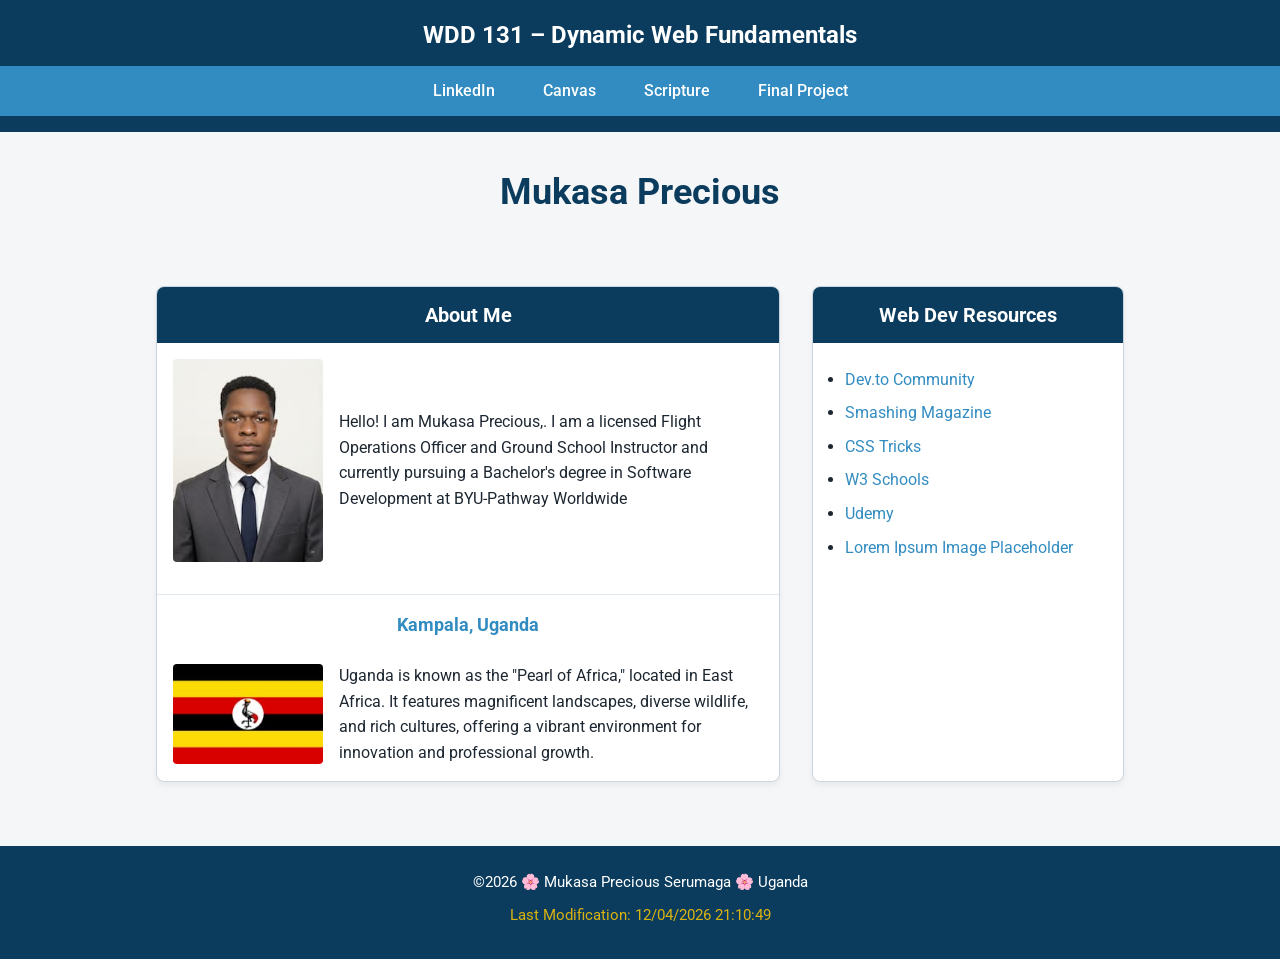
<file: index.html>
<!DOCTYPE html>
<html lang="en">

<head>
    <meta charset="UTF-8">
    <meta name="viewport" content="width=device-width, initial-scale=1.0">
    <title>WDD 131 – Dynamic Web Fundamentals – Mukasa Precious</title>
    <meta name="description"
        content="WDD 131 – Dynamic Web Fundamentals - Mukasa Precious - Course home page showcasing HTML, CSS, and JavaScript learning activities and projects.">
    <meta name="author" content="Mukasa Precious">
    <link rel="preconnect" href="https://fonts.googleapis.com">
    <link rel="preconnect" href="https://fonts.gstatic.com" crossorigin>
    <link href="https://fonts.googleapis.com/css2?family=Roboto:wght@300;400;700&display=swap" rel="stylesheet">
    <link rel="stylesheet" href="styles/base.css">
    <script src="scripts/temples.js" defer></script>
</head>

<body>
    <header>
        <span id="course-title">WDD 131 – Dynamic Web Fundamentals</span>
        <nav>
            <a href="https://www.linkedin.com" target="_blank">LinkedIn</a>
            <a href="https://byupw.instructure.com/" target="_blank">Canvas</a>
            <a href="https://www.churchofjesuschrist.org/study/scriptures" target="_blank">Scripture</a>
            <a href="#" target="_blank">Final Project</a>
        </nav>
    </header>
    <main>
        <h1>Mukasa Precious</h1>
        <section class="card">
            <h2>About Me</h2>
            <div class="card-content">
                <img src="images/profile.jpg" alt="Mukasa Precious profile picture">
                <p>Hello! I am Mukasa Precious,. I am a licensed Flight Operations Officer and Ground School Instructor
                    and currently pursuing a Bachelor's degree in Software Development at BYU-Pathway Worldwide</p>
            </div>
            <section class="sub-section">
                <h3>Kampala, Uganda</h3>
                <div class="sub-content">
                    <img src="images/flag-of-uganda.jpg" alt="flag-of-uganda">
                    <p>Uganda is known as the "Pearl of Africa," located in East Africa. It features magnificent
                        landscapes, diverse wildlife, and rich cultures, offering a vibrant environment for innovation
                        and professional growth.</p>
                </div>
            </section>
        </section>
        <section class="card">
            <h2>Web Dev Resources</h2>
            <ul>
                <li><a href="https://dev.to" target="_blank">Dev.to Community</a></li>
                <li><a href="https://www.smashingmagazine.com" target="_blank">Smashing Magazine</a></li>
                <li><a href="https://css-tricks.com" target="_blank">CSS Tricks</a></li>
                <li><a href="https://www.w3schools.com" target="_blank">W3 Schools</a></li>
                <li><a href="https://www.udemy.com" target="_blank">Udemy</a></li>
                <li><a href="https://picsum.photos" target="_blank">Lorem Ipsum Image Placeholder</a></li>
            </ul>
        </section>
    </main>
    <footer>
        <p>&copy;<span id="currentyear"></span> 🌸 Mukasa Precious Serumaga 🌸 Uganda</p>
        <p id="lastModified"></p>
    </footer>

</body>

</html>
</file>
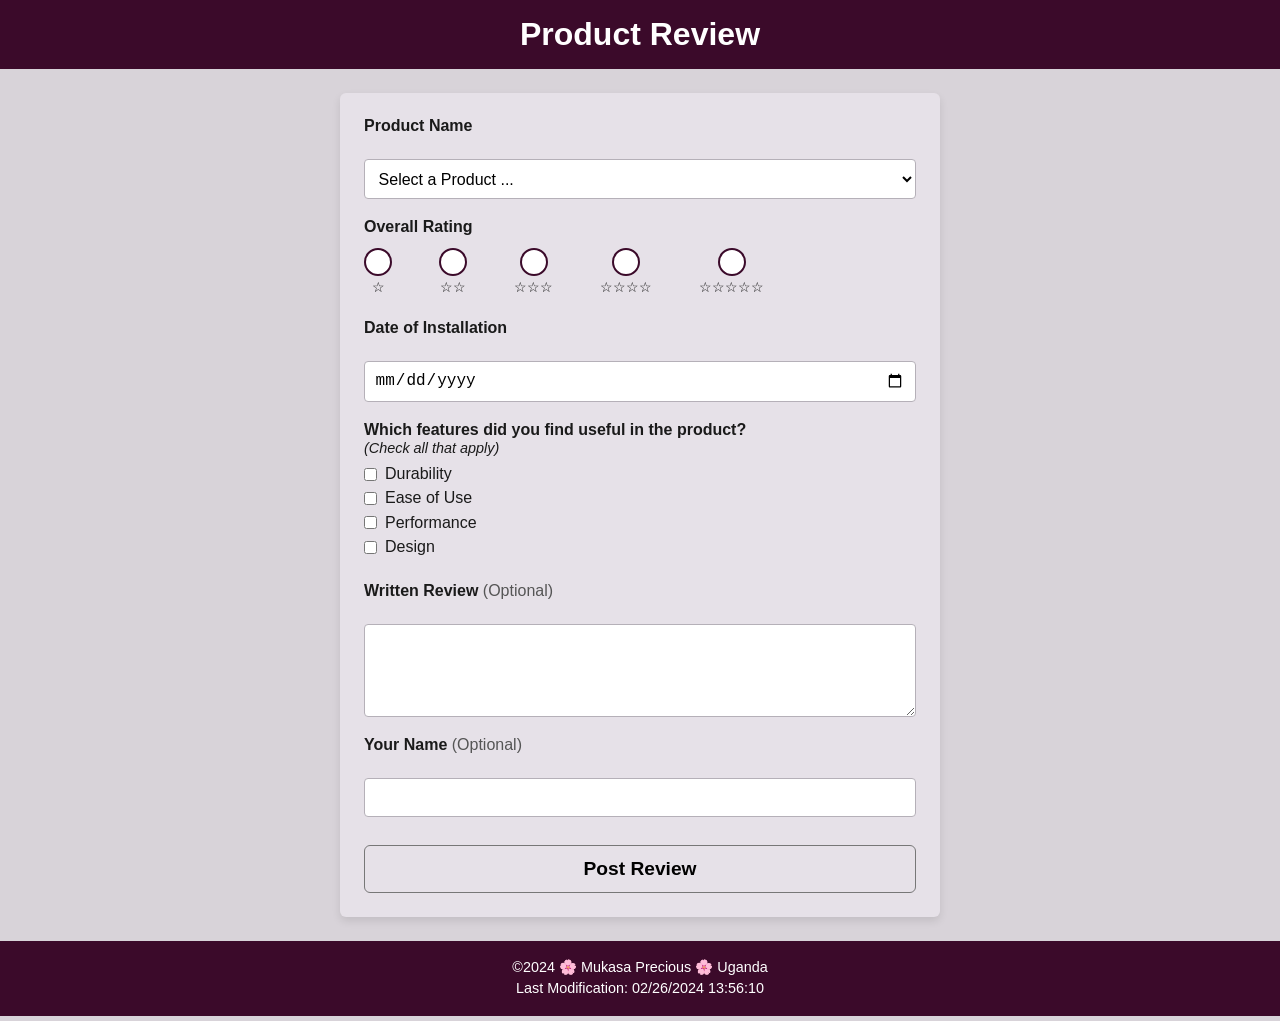
<file: form.html>
<!DOCTYPE html>
<html lang="en">
<head>
  <meta charset="UTF-8">
  <meta name="viewport" content="width=device-width, initial-scale=1.0">
  <title>Product Review | WDD 131</title>
  <meta name="description" content="Product review form page for WDD 131 Dynamic Web Fundamentals course to submit product ratings and review details.">
  <meta name="author" content="Mukasa Precious">
  <link rel="stylesheet" href="styles/form.css">
  <script src="scripts/form.js" defer></script>
</head>
<body>
  <header>
    <h1>Product Review</h1>
  </header>

  <main>
    <form method="get" action="review.html">
      <!-- Product Name -->
      <label for="product-select">Product Name</label>
      <select id="product-select" name="product" required>
        <option value="" disabled selected>Select a Product ...</option>
      </select>

      <!-- Overall Rating -->
      <fieldset class="rating-fieldset">
        <legend>Overall Rating</legend>
        <div class="rating-group">
          <input type="radio" id="rating1" name="rating" value="1" required>
          <label for="rating1">☆</label>

          <input type="radio" id="rating2" name="rating" value="2" required>
          <label for="rating2">☆☆</label>

          <input type="radio" id="rating3" name="rating" value="3" required>
          <label for="rating3">☆☆☆</label>

          <input type="radio" id="rating4" name="rating" value="4" required>
          <label for="rating4">☆☆☆☆</label>

          <input type="radio" id="rating5" name="rating" value="5" required>
          <label for="rating5">☆☆☆☆☆</label>
        </div>
      </fieldset>

      <!-- Date of Installation -->
      <label for="install-date">Date of Installation</label>
      <input type="date" id="install-date" name="installDate" required>

      <!-- Useful Features -->
      <fieldset class="features-fieldset">
        <legend>Which features did you find useful in the product?<br><em>(Check all that apply)</em></legend>
        
        <div class="checkbox-option">
          <input type="checkbox" id="feature-durability" name="features" value="durability">
          <label for="feature-durability">Durability</label>
        </div>

        <div class="checkbox-option">
          <input type="checkbox" id="feature-ease" name="features" value="ease-of-use">
          <label for="feature-ease">Ease of Use</label>
        </div>

        <div class="checkbox-option">
          <input type="checkbox" id="feature-performance" name="features" value="performance">
          <label for="feature-performance">Performance</label>
        </div>

        <div class="checkbox-option">
          <input type="checkbox" id="feature-design" name="features" value="design">
          <label for="feature-design">Design</label>
        </div>
      </fieldset>

      <!-- Written Review -->
      <label for="review-text">Written Review <span>(Optional)</span></label>
      <textarea id="review-text" name="reviewText" rows="4"></textarea>

      <!-- User Name -->
      <label for="user-name">Your Name <span>(Optional)</span></label>
      <input type="text" id="user-name" name="userName">

      <!-- Submit Button -->
      <input type="submit" value="Post Review" class="submit-btn">
    </form>
  </main>

  <footer>
    <p>&copy;2024 🌸 Mukasa Precious 🌸 Uganda</p>
    <p>Last Modification: 02/26/2024 13:56:10</p>
  </footer>
</body>
</html>
</file>
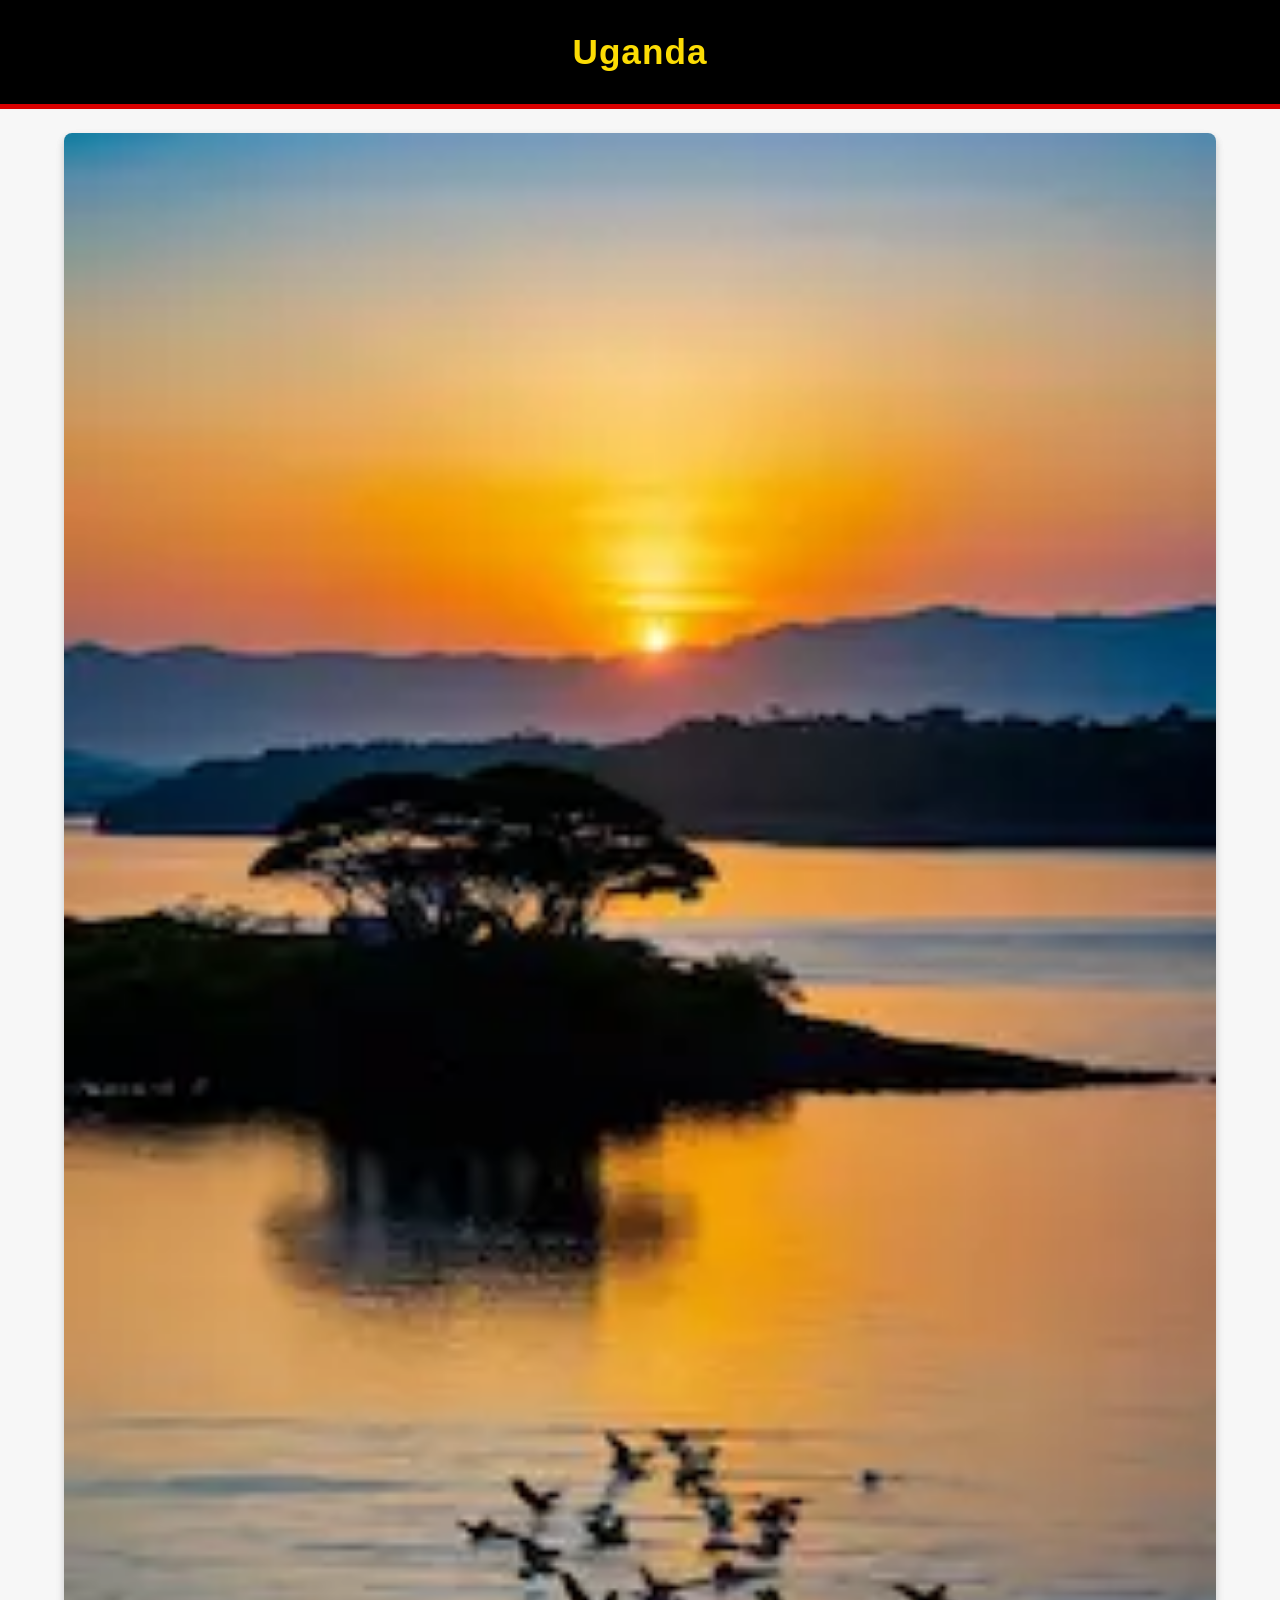
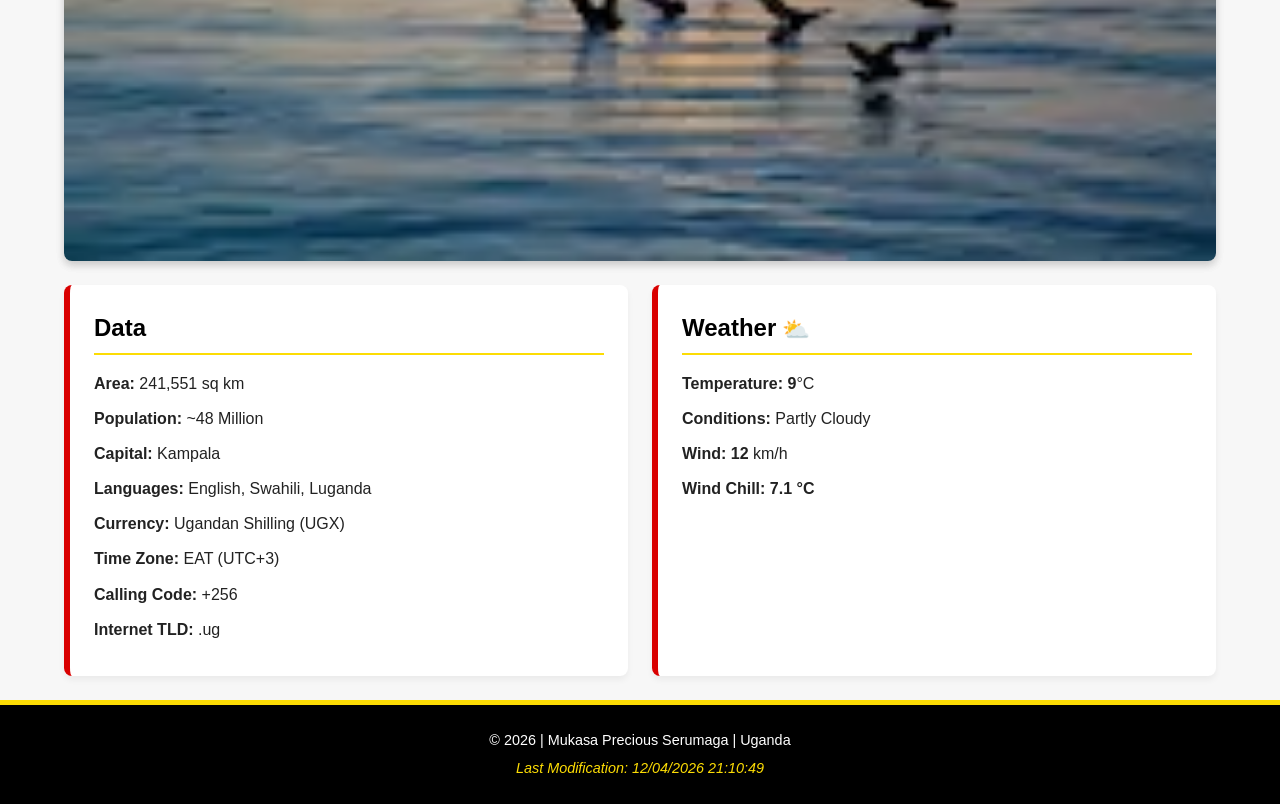
<file: place.html>
<!DOCTYPE html>
<html lang="en">
<head>
    <meta charset="UTF-8">
    <meta name="viewport" content="width=device-width, initial-scale=1.0">
    <title>Uganda - The Pearl of Africa</title>
    <meta name="description" content="WDD 131 Country Page assignment highlighting Uganda's geography, demographics, and local weather.">
    <meta name="author" content="Mukasa Precious Serumaga">
    
    <!-- CSS Stylesheet -->
    <link rel="stylesheet" href="styles/place.css">
    
    <!-- JavaScript File with Defer -->
    <script src="scripts/place.js" defer></script>
</head>
<body>
    <header>
        <h1>Uganda</h1>
    </header>

    <main>
        <!-- Responsive Hero Section -->
        <section class="hero">
            <picture>
                <source media="(min-width: 768px)" srcset="images/victoria.webp">
                <img src="images/victoria.webp" alt="Scenic view of Lake Victoria in Entebbe, Uganda" width="500" height="300">
            </picture>
        </section>

        <!-- Data Section -->
        <section class="card data-card">
            <h2>Data</h2>
            <ul>
                <li><span>Area:</span> 241,551 sq km</li>
                <li><span>Population:</span> ~48 Million</li>
                <li><span>Capital:</span> Kampala</li>
                <li><span>Languages:</span> English, Swahili, Luganda</li>
                <li><span>Currency:</span> Ugandan Shilling (UGX)</li>
                <li><span>Time Zone:</span> EAT (UTC+3)</li>
                <li><span>Calling Code:</span> +256</li>
                <li><span>Internet TLD:</span> .ug</li>
            </ul>
        </section>

        <!-- Weather Section -->
        <section class="card weather-card">
            <h2>Weather</h2>
            <!-- Weather jpg Icon for Mobile View -->
            <img src="images/weather.svg" alt="Partly cloudy icon" class="weather-icon-mobile" width="48" height="48">
            
            <ul>
                <li><span>Temperature:</span> <span id="temp">9</span>°C</li>
                <li><span>Conditions:</span> Partly Cloudy</li>
                <li><span>Wind:</span> <span id="wind">12</span> km/h</li>
                <li><span>Wind Chill:</span> <span id="windchill">N/A</span></li>
            </ul>
        </section>
    </main>

    <footer>
        <p>&copy; <span id="currentyear"></span> | Mukasa Precious Serumaga | Uganda</p>
        <p id="lastModified"></p>
    </footer>
</body>
</html>
</file>
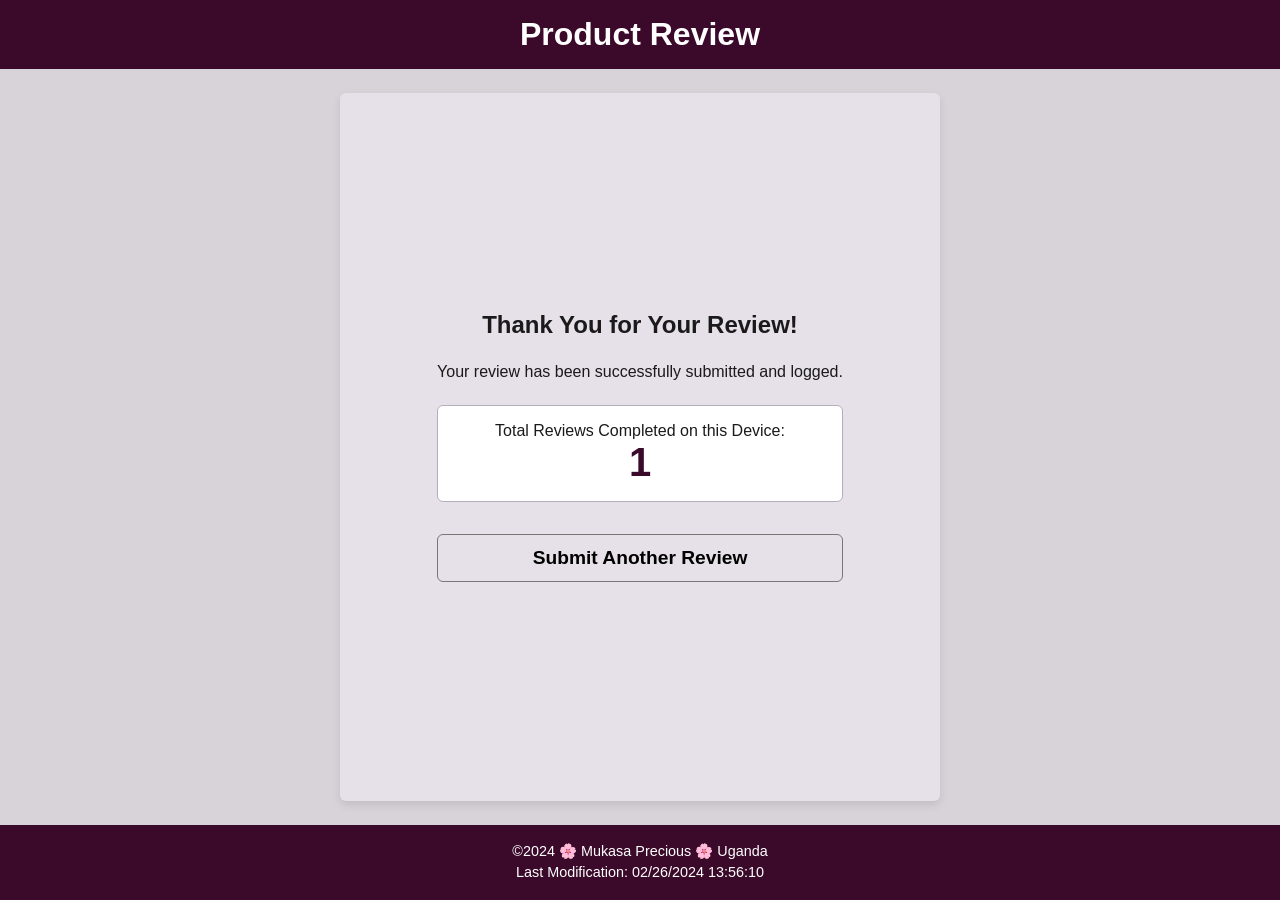
<file: review.html>
<!DOCTYPE html>
<html lang="en">
<head>
  <meta charset="UTF-8">
  <meta name="viewport" content="width=device-width, initial-scale=1.0">
  <title>Review Submitted | WDD 131</title>
  <meta name="description" content="Confirmation page for product review submission.">
  <meta name="author" content="Mukasa Precious">
  <link rel="stylesheet" href="styles/form.css">
  <script src="scripts/review.js" defer></script>
</head>
<body>
  <header>
    <h1>Product Review</h1>
  </header>

  <main class="confirmation-main">
    <div class="confirmation-card">
      <h2>Thank You for Your Review!</h2>
      <p>Your review has been successfully submitted and logged.</p>
      <div class="counter-box">
        <p>Total Reviews Completed on this Device:</p>
        <span id="reviewCount">0</span>
      </div>
      <a href="form.html" class="back-btn">Submit Another Review</a>
    </div>
  </main>

  <footer>
    <p>&copy;2024 🌸 Mukasa Precious 🌸 Uganda</p>
    <p>Last Modification: 02/26/2024 13:56:10</p>
  </footer>
</body>
</html>
</file>
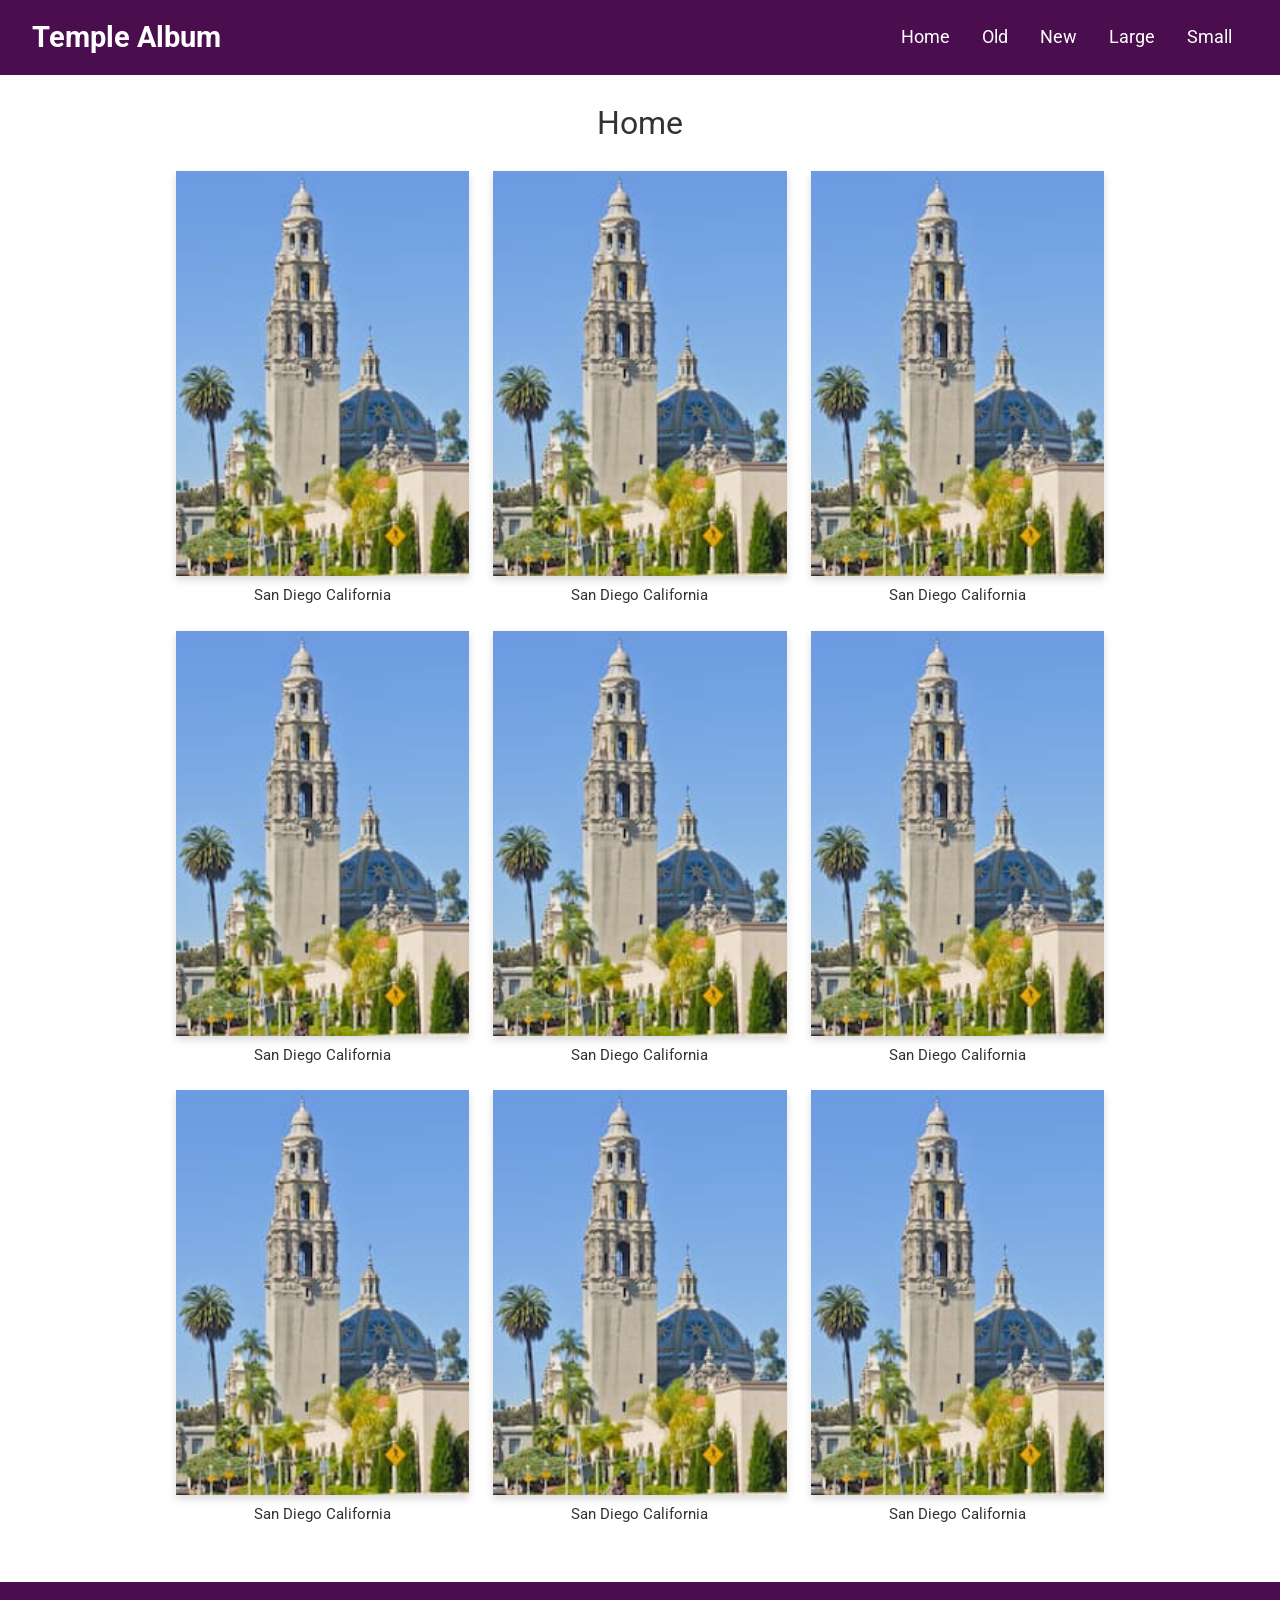
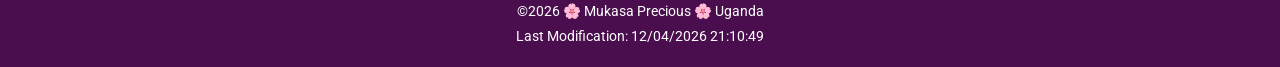
<file: temples.html>
<!DOCTYPE html>
<html lang="en">

<head>
    <meta charset="UTF-8">
    <meta name="viewport" content="width=device-width, initial-scale=1.0">
    <title>Temple Album - WDD 131</title>
    <meta name="description"
        content="A responsive picture album showcasing temples with mobile-first CSS grid and dynamic navigation.">
    <meta name="author" content="Mukasa Precious">

    <!-- Google Fonts -->
    <link rel="preconnect" href="https://fonts.googleapis.com">
    <link rel="preconnect" href="https://fonts.gstatic.com" crossorigin>
    <link href="https://fonts.googleapis.com/css2?family=Roboto:wght@400;700&display=swap" rel="stylesheet">

    <!-- CSS Stylesheets (Mobile-first order) -->
    <link rel="stylesheet" href="styles/temples.css">
    <link rel="stylesheet" href="styles/temples-large.css">

    <!-- Deferred JavaScript -->
    <script src="scripts/temples.js" defer></script>
</head>

<body>
    <header>
        <span>Temple Album</span>
        <button id="menu" aria-label="Toggle navigation menu"></button>
        <nav class="navigation">
            <a href="#">Home</a>
            <a href="#">Old</a>
            <a href="#">New</a>
            <a href="#">Large</a>
            <a href="#">Small</a>
        </nav>
    </header>

    <main>
        <h1>Home</h1>
        <div class="grid-container">
            <figure>
                <img src="images/san-diego-temple.jpg" alt="San Diego California Temple" loading="lazy">
                <figcaption>San Diego California</figcaption>
            </figure>
            <figure>
                <img src="images/san-diego-temple.jpg" alt="San Diego California Temple" loading="lazy">
                <figcaption>San Diego California</figcaption>
            </figure>
            <figure>
                <img src="images/san-diego-temple.jpg" alt="San Diego California Temple" loading="lazy">
                <figcaption>San Diego California</figcaption>
            </figure>
            <figure>
                <img src="images/san-diego-temple.jpg" alt="San Diego California Temple" loading="lazy">
                <figcaption>San Diego California</figcaption>
            </figure>
            <figure>
                <img src="images/san-diego-temple.jpg" alt="San Diego California Temple" loading="lazy">
                <figcaption>San Diego California</figcaption>
            </figure>
            <figure>
                <img src="images/san-diego-temple.jpg" alt="San Diego California Temple" loading="lazy">
                <figcaption>San Diego California</figcaption>
            </figure>
            <figure>
                <img src="images/san-diego-temple.jpg" alt="San Diego California Temple" loading="lazy">
                <figcaption>San Diego California</figcaption>
            </figure>
            <figure>
                <img src="images/san-diego-temple.jpg" alt="San Diego California Temple" loading="lazy">
                <figcaption>San Diego California</figcaption>
            </figure>
            <figure>
                <img src="images/san-diego-temple.jpg" alt="San Diego California Temple" loading="lazy">
                <figcaption>San Diego California</figcaption>
            </figure>
        </div>
    </main>

    <footer>
        <p>&copy;<span id="currentyear"></span> 🌸 Mukasa Precious 🌸 Uganda</p>
        <p id="lastModified"></p>
    </footer>
</body>

</html>
</file>
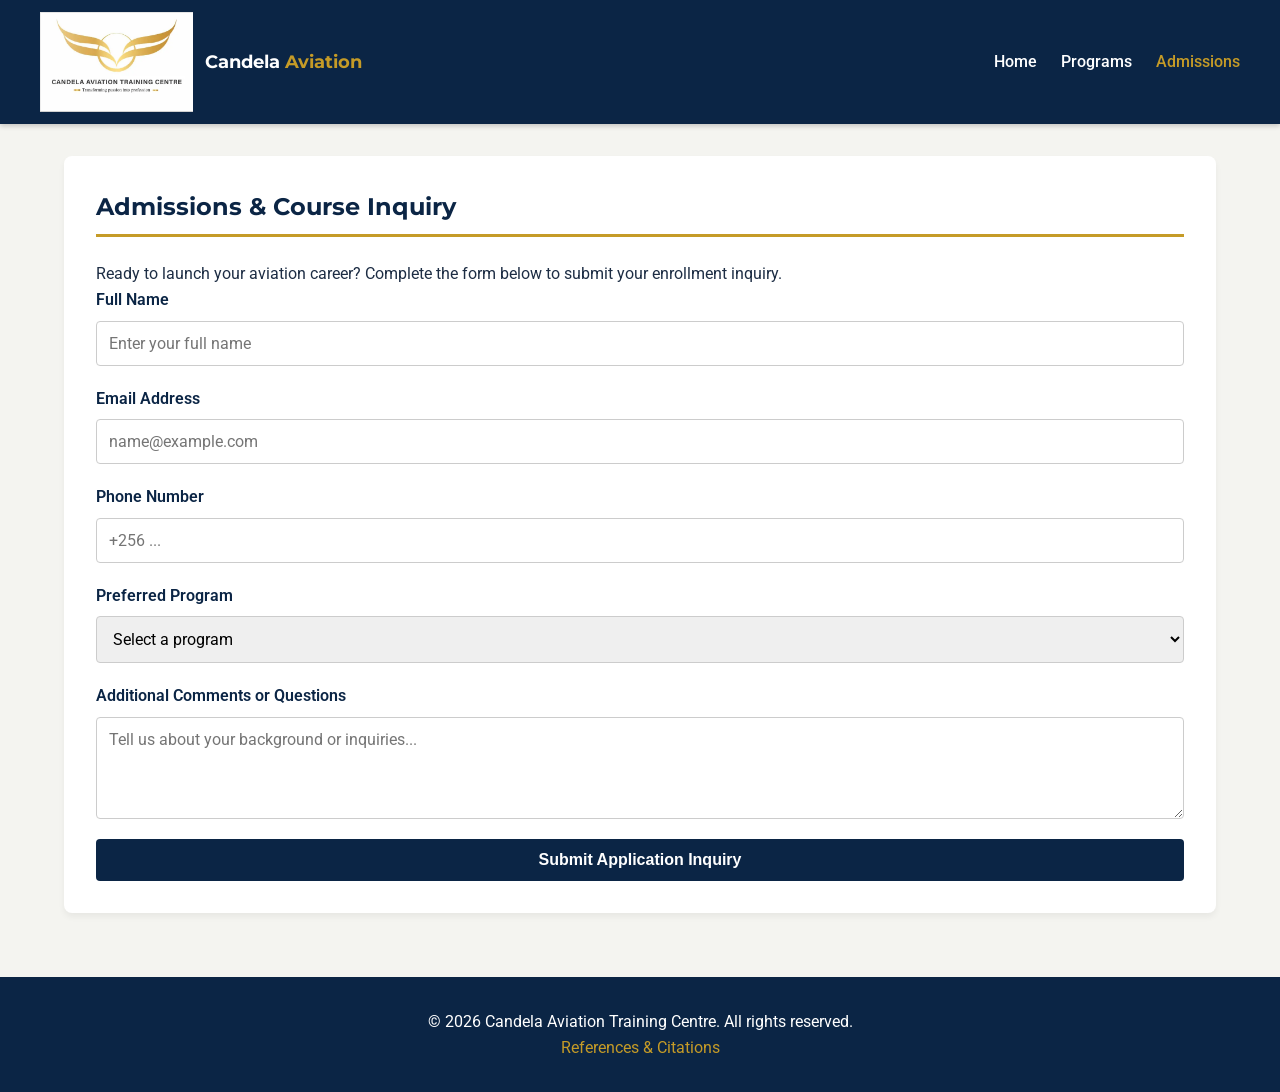
<file: project/contact.html>
<!DOCTYPE html>
<html lang="en">
<head>
    <meta charset="UTF-8">
    <meta name="viewport" content="width=device-width, initial-scale=1.0">
    <meta name="description" content="Submit an admissions inquiry or course application to Candela Aviation Training Centre.">
    <meta name="author" content="Mukasa Precious Serumaga">
    <title>Candela Aviation Training Centre - Admissions</title>
    <link rel="preconnect" href="https://fonts.googleapis.com">
    <link rel="preconnect" href="https://fonts.gstatic.com" crossorigin>
    <link href="https://fonts.googleapis.com/css2?family=Montserrat:wght@400;700&family=Roboto:wght@300;400;700&display=swap" rel="stylesheet">
    <link rel="stylesheet" href="styles/project.css">
    <script src="scripts/main.js" defer></script>
</head>
<body>
    <header>
        <div class="nav-container">
            <a href="index.html" class="logo-link">
                <img src="images/catc-logo.webp" alt="Candela Aviation Training Centre Logo" class="site-logo" loading="lazy">
                <span class="logo-text">Candela <span>Aviation</span></span>
            </a>
            <nav>
                <ul>
                    <li><a href="index.html">Home</a></li>
                    <li><a href="courses.html">Programs</a></li>
                    <li><a href="contact.html" class="active">Admissions</a></li>
                </ul>
            </nav>
        </div>
    </header>

    <main>
        <section>
            <h2>Admissions & Course Inquiry</h2>
            <p>Ready to launch your aviation career? Complete the form below to submit your enrollment inquiry.</p>
            
            <form action="contact.html" method="get">
                <div class="form-group">
                    <label for="fullname">Full Name</label>
                    <input type="text" id="fullname" name="fullname" required placeholder="Enter your full name">
                </div>

                <div class="form-group">
                    <label for="email">Email Address</label>
                    <input type="email" id="email" name="email" required placeholder="name@example.com">
                </div>

                <div class="form-group">
                    <label for="phone">Phone Number</label>
                    <input type="tel" id="phone" name="phone" required placeholder="+256 ...">
                </div>

                <div class="form-group">
                    <label for="program">Preferred Program</label>
                    <select id="program" name="program" required>
                        <option value="" disabled selected>Select a program</option>
                        <option value="foo">Flight Operations Officer (Dispatch)</option>
                        <option value="navigation">General Navigation & Flight Planning</option>
                        <option value="airlaw">Air Law & Operational Procedures</option>
                        <option value="massbalance">Mass and Balance Masterclass</option>
                    </select>
                </div>

                <div class="form-group">
                    <label for="message">Additional Comments or Questions</label>
                    <textarea id="message" name="message" rows="4" placeholder="Tell us about your background or inquiries..."></textarea>
                </div>

                <button type="submit">Submit Application Inquiry</button>
            </form>
        </section>
    </main>

    <footer>
        <p>&copy; <span id="current-year">2026</span> Candela Aviation Training Centre. All rights reserved.</p>
        <p><a href="references.html">References & Citations</a></p>
    </footer>
</body>
</html>
</file>
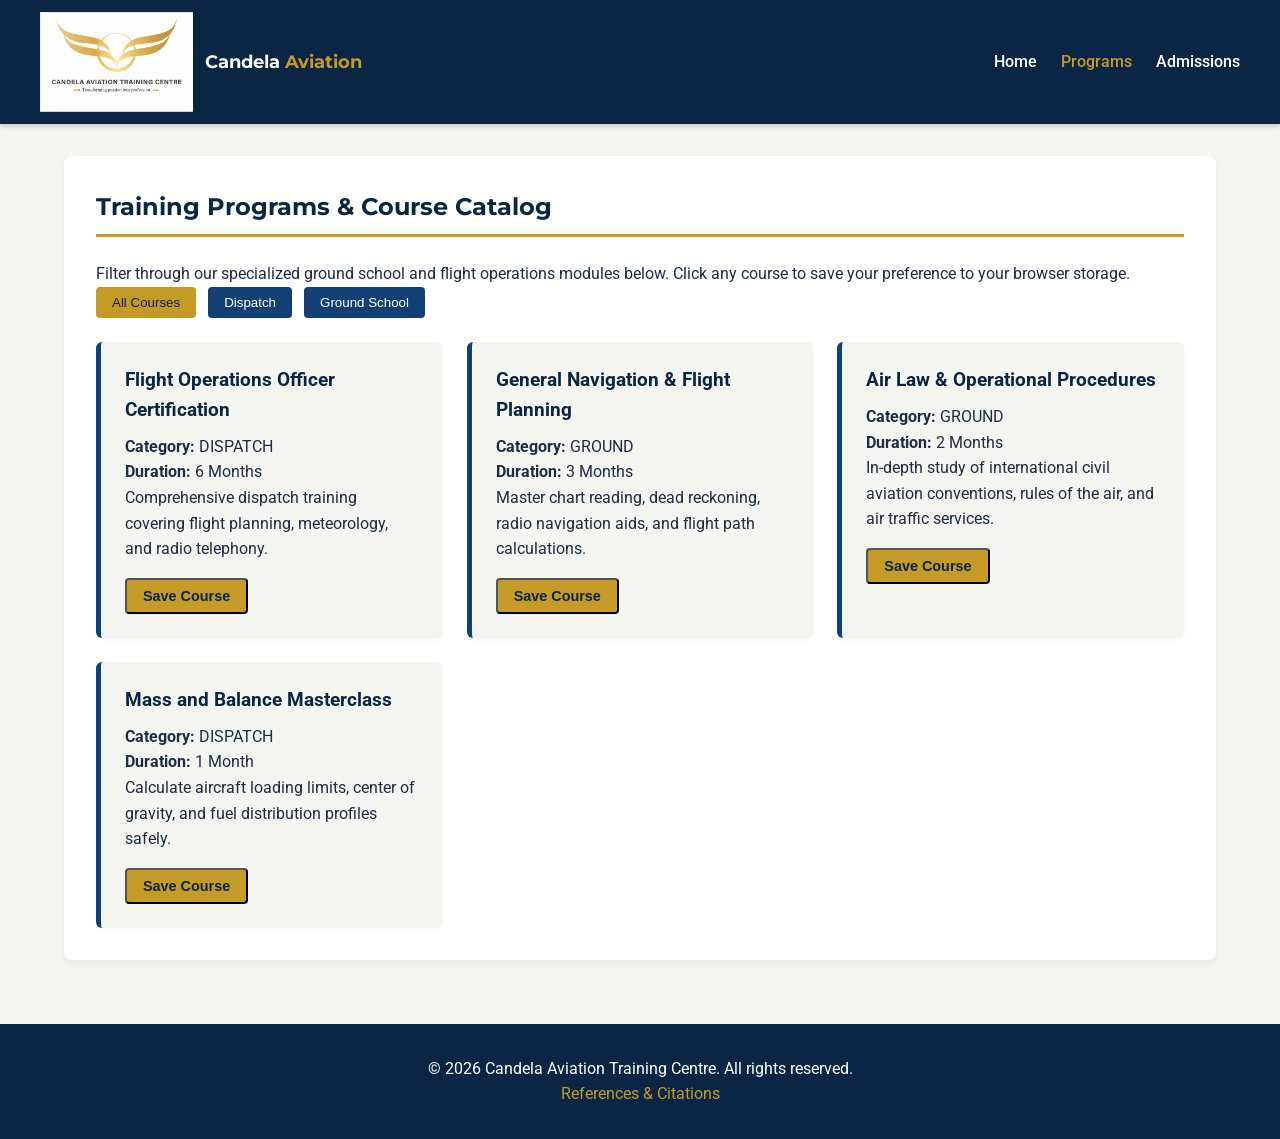
<file: project/courses.html>
<!DOCTYPE html>
<html lang="en">
<head>
    <meta charset="UTF-8">
    <meta name="viewport" content="width=device-width, initial-scale=1.0">
    <meta name="description" content="Explore professional aviation certification courses offered at Candela Aviation Training Centre.">
    <meta name="author" content="Mukasa Precious Serumaga">
    <title>Candela Aviation Training Centre - Programs</title>
    <link rel="preconnect" href="https://fonts.googleapis.com">
    <link rel="preconnect" href="https://fonts.gstatic.com" crossorigin>
    <link href="https://fonts.googleapis.com/css2?family=Montserrat:wght@400;700&family=Roboto:wght@300;400;700&display=swap" rel="stylesheet">
    <link rel="stylesheet" href="styles/project.css">
    <script src="scripts/main.js" defer></script>
</head>
<body>
    <header>
        <div class="nav-container">
            <a href="index.html" class="logo-link">
                <img src="images/catc-logo.webp" alt="Candela Aviation Training Centre Logo" class="site-logo" loading="lazy">
                <span class="logo-text">Candela <span>Aviation</span></span>
            </a>
            <nav>
                <ul>
                    <li><a href="index.html">Home</a></li>
                    <li><a href="courses.html" class="active">Programs</a></li>
                    <li><a href="contact.html">Admissions</a></li>
                </ul>
            </nav>
        </div>
    </header>

    <main>
        <section>
            <h2>Training Programs & Course Catalog</h2>
            <p>Filter through our specialized ground school and flight operations modules below. Click any course to save your preference to your browser storage.</p>
            
            <div class="filter-buttons">
                <button class="filter-btn active" data-filter="all">All Courses</button>
                <button class="filter-btn" data-filter="dispatch">Dispatch</button>
                <button class="filter-btn" data-filter="ground">Ground School</button>
            </div>

            <!-- Dynamic content injected via JavaScript -->
            <div id="course-container" class="grid-container">
                <!-- Course cards populated dynamically -->
            </div>
        </section>
    </main>

    <footer>
        <p>&copy; <span id="current-year">2026</span> Candela Aviation Training Centre. All rights reserved.</p>
        <p><a href="references.html">References & Citations</a></p>
    </footer>
</body>
</html>
</file>
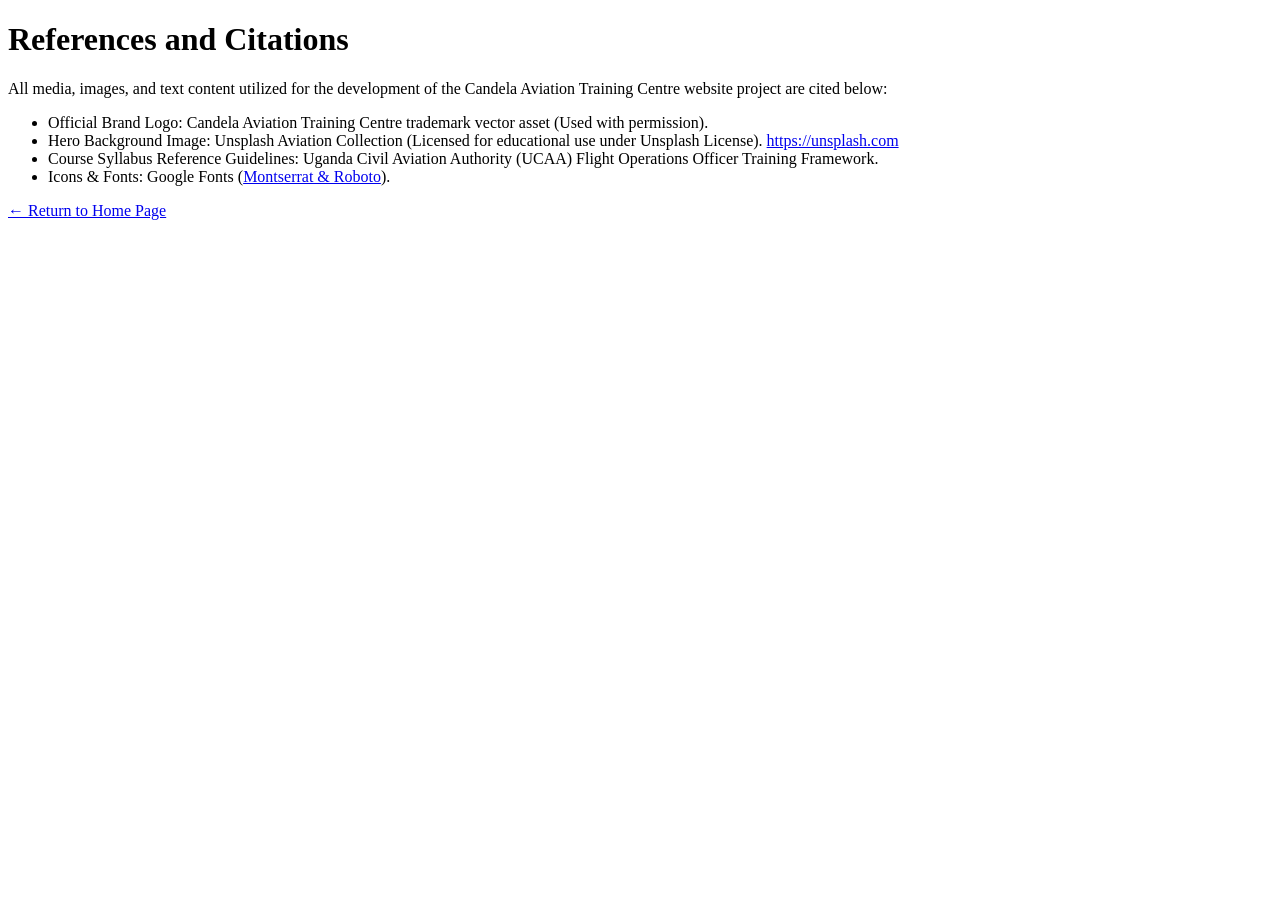
<file: project/references.html>
<!DOCTYPE html>
<html lang="en">
<head>
    <meta charset="UTF-8">
    <meta name="viewport" content="width=device-width, initial-scale=1.0">
    <title>References - Candela Aviation Training Centre</title>
</head>
<body>
    <h1>References and Citations</h1>
    <p>All media, images, and text content utilized for the development of the Candela Aviation Training Centre website project are cited below:</p>
    
    <ul>
        <li>Official Brand Logo: Candela Aviation Training Centre trademark vector asset (Used with permission).</li>
        <li>Hero Background Image: Unsplash Aviation Collection (Licensed for educational use under Unsplash License). <a href="https://unsplash.com" target="_blank">https://unsplash.com</a></li>
        <li>Course Syllabus Reference Guidelines: Uganda Civil Aviation Authority (UCAA) Flight Operations Officer Training Framework.</li>
        <li>Icons & Fonts: Google Fonts (<a href="https://fonts.google.com" target="_blank">Montserrat & Roboto</a>).</li>
    </ul>

    <p><a href="index.html">&larr; Return to Home Page</a></p>
</body>
</html>
</file>
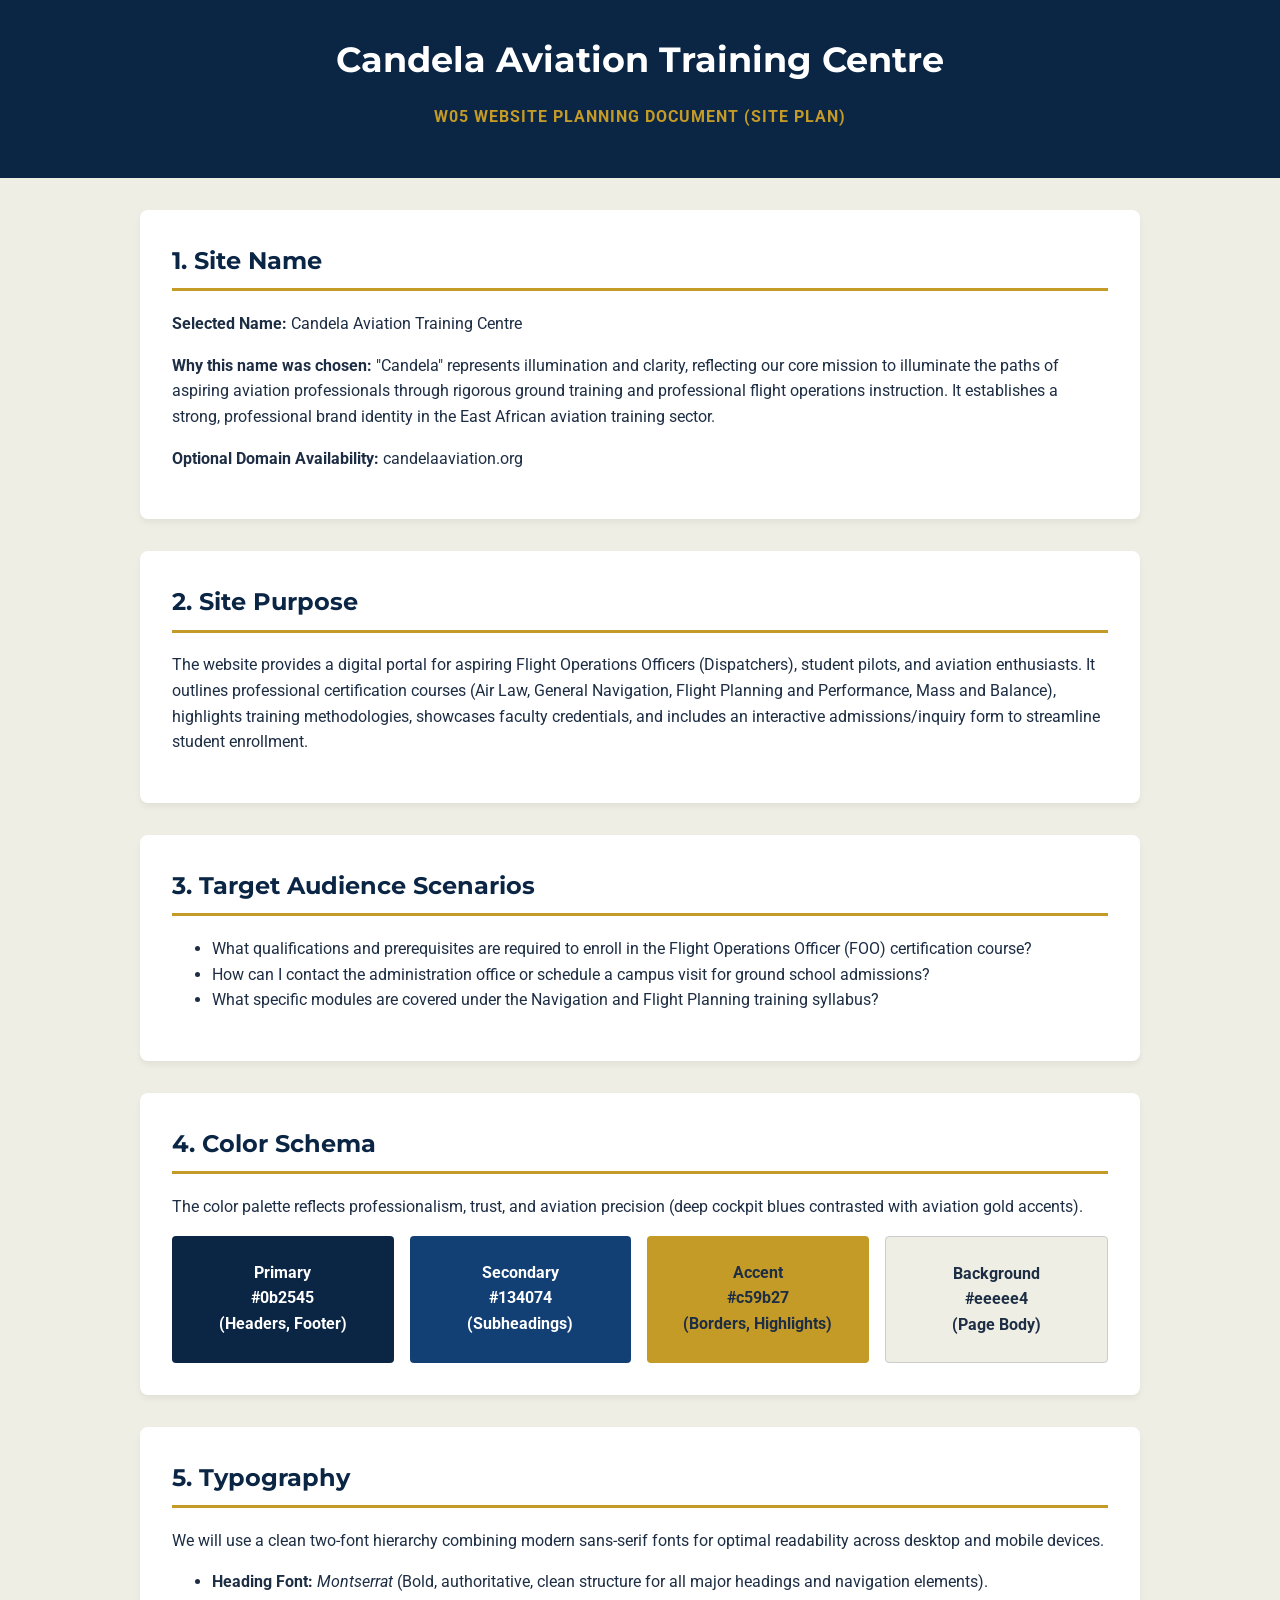
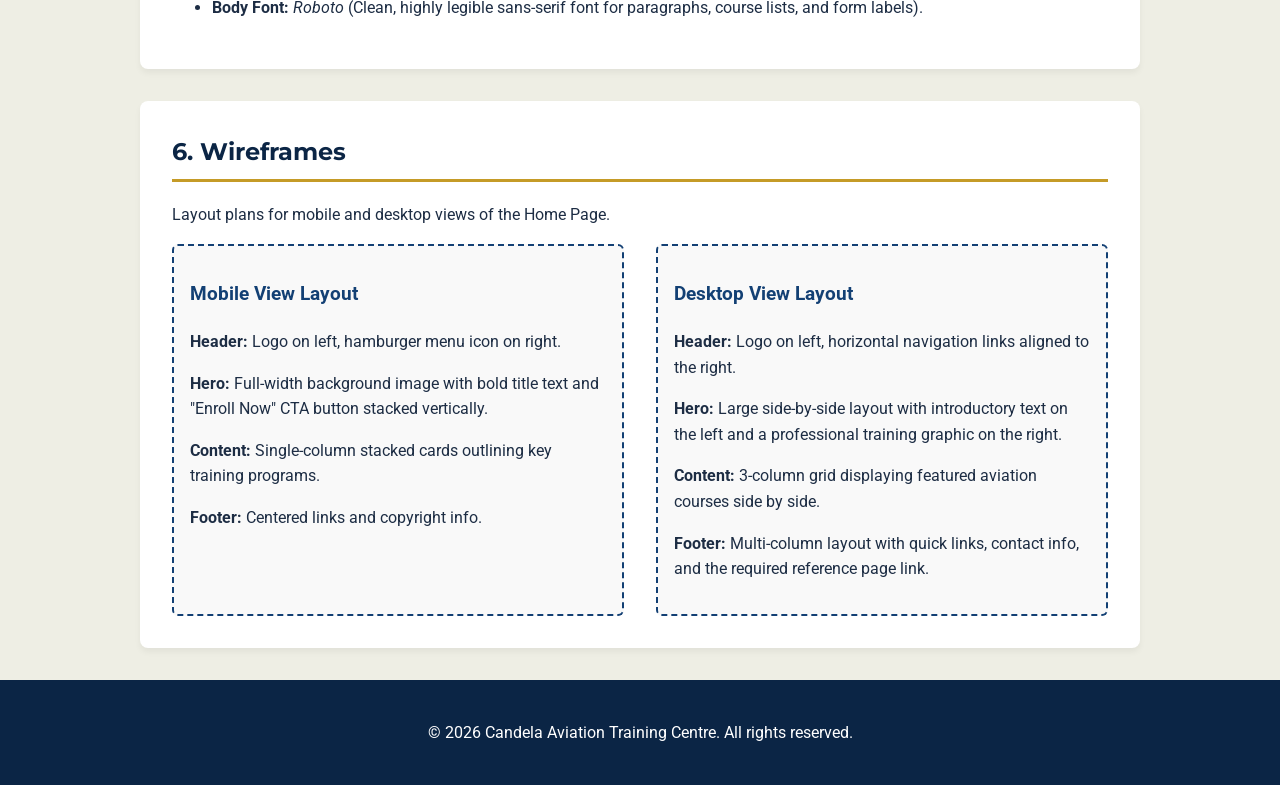
<file: project/siteplan.html>
<!DOCTYPE html>
<html lang="en">
<head>
    <meta charset="UTF-8">
    <meta name="viewport" content="width=device-width, initial-scale=1.0">
    <meta name="description" content="Website planning document for Candela Aviation Training Centre outlining site purpose, audience scenarios, color scheme, typography, and wireframes.">
    <meta name="author" content="Mukasa Precious">
    <title>Candela Aviation Training Centre - Site Plan</title>
    <link rel="preconnect" href="https://fonts.googleapis.com">
    <link rel="preconnect" href="https://fonts.gstatic.com" crossorigin>
    <link href="https://fonts.googleapis.com/css2?family=Montserrat:wght@400;700&family=Roboto:wght@300;400;700&display=swap" rel="stylesheet">
    <!-- Link to external CSS file -->
    <link rel="stylesheet" href="styles/siteplan.css">
</head>
<body>

    <header>
        <h1>Candela Aviation Training Centre</h1>
        <p>W05 Website Planning Document (Site Plan)</p>
    </header>

    <main>
        <!-- 1. SITE NAME -->
        <section>
            <h2>1. Site Name</h2>
            <p><strong>Selected Name:</strong> Candela Aviation Training Centre</p>
            <p><strong>Why this name was chosen:</strong> "Candela" represents illumination and clarity, reflecting our core mission to illuminate the paths of aspiring aviation professionals through rigorous ground training and professional flight operations instruction. It establishes a strong, professional brand identity in the East African aviation training sector.</p>
            <p><strong>Optional Domain Availability:</strong> candelaaviation.org</p>
        </section>

        <!-- 2. SITE PURPOSE -->
        <section>
            <h2>2. Site Purpose</h2>
            <p>The website provides a digital portal for aspiring Flight Operations Officers (Dispatchers), student pilots, and aviation enthusiasts. It outlines professional certification courses (Air Law, General Navigation, Flight Planning and Performance, Mass and Balance), highlights training methodologies, showcases faculty credentials, and includes an interactive admissions/inquiry form to streamline student enrollment.</p>
        </section>

        <!-- 3. SCENARIOS -->
        <section>
            <h2>3. Target Audience Scenarios</h2>
            <ul>
                <li>What qualifications and prerequisites are required to enroll in the Flight Operations Officer (FOO) certification course?</li>
                <li>How can I contact the administration office or schedule a campus visit for ground school admissions?</li>
                <li>What specific modules are covered under the Navigation and Flight Planning training syllabus?</li>
            </ul>
        </section>

        <!-- 4. COLOR SCHEMA -->
        <section>
            <h2>4. Color Schema</h2>
            <p>The color palette reflects professionalism, trust, and aviation precision (deep cockpit blues contrasted with aviation gold accents).</p>
            <div class="color-palette">
                <div class="color-box box-primary">Primary<br>#0b2545<br>(Headers, Footer)</div>
                <div class="color-box box-secondary">Secondary<br>#134074<br>(Subheadings)</div>
                <div class="color-box box-accent">Accent<br>#c59b27<br>(Borders, Highlights)</div>
                <div class="color-box box-bg">Background<br>#eeeee4<br>(Page Body)</div>
            </div>
        </section>

        <!-- 5. TYPOGRAPHY -->
        <section>
            <h2>5. Typography</h2>
            <p>We will use a clean two-font hierarchy combining modern sans-serif fonts for optimal readability across desktop and mobile devices.</p>
            <ul>
                <li><strong>Heading Font:</strong> <em>Montserrat</em> (Bold, authoritative, clean structure for all major headings and navigation elements).</li>
                <li><strong>Body Font:</strong> <em>Roboto</em> (Clean, highly legible sans-serif font for paragraphs, course lists, and form labels).</li>
            </ul>
        </section>

        <!-- 6. WIREFRAMES -->
        <section>
            <h2>6. Wireframes</h2>
            <p>Layout plans for mobile and desktop views of the Home Page.</p>
            <div class="wireframe-grid">
                <div class="wireframe-box">
                    <h3>Mobile View Layout</h3>
                    <p><strong>Header:</strong> Logo on left, hamburger menu icon on right.</p>
                    <p><strong>Hero:</strong> Full-width background image with bold title text and "Enroll Now" CTA button stacked vertically.</p>
                    <p><strong>Content:</strong> Single-column stacked cards outlining key training programs.</p>
                    <p><strong>Footer:</strong> Centered links and copyright info.</p>
                </div>
                <div class="wireframe-box">
                    <h3>Desktop View Layout</h3>
                    <p><strong>Header:</strong> Logo on left, horizontal navigation links aligned to the right.</p>
                    <p><strong>Hero:</strong> Large side-by-side layout with introductory text on the left and a professional training graphic on the right.</p>
                    <p><strong>Content:</strong> 3-column grid displaying featured aviation courses side by side.</p>
                    <p><strong>Footer:</strong> Multi-column layout with quick links, contact info, and the required reference page link.</p>
                </div>
            </div>
        </section>
    </main>

    <footer>
        <p>&copy; 2026 Candela Aviation Training Centre. All rights reserved.</p>
    </footer>

</body>
</html>
</file>
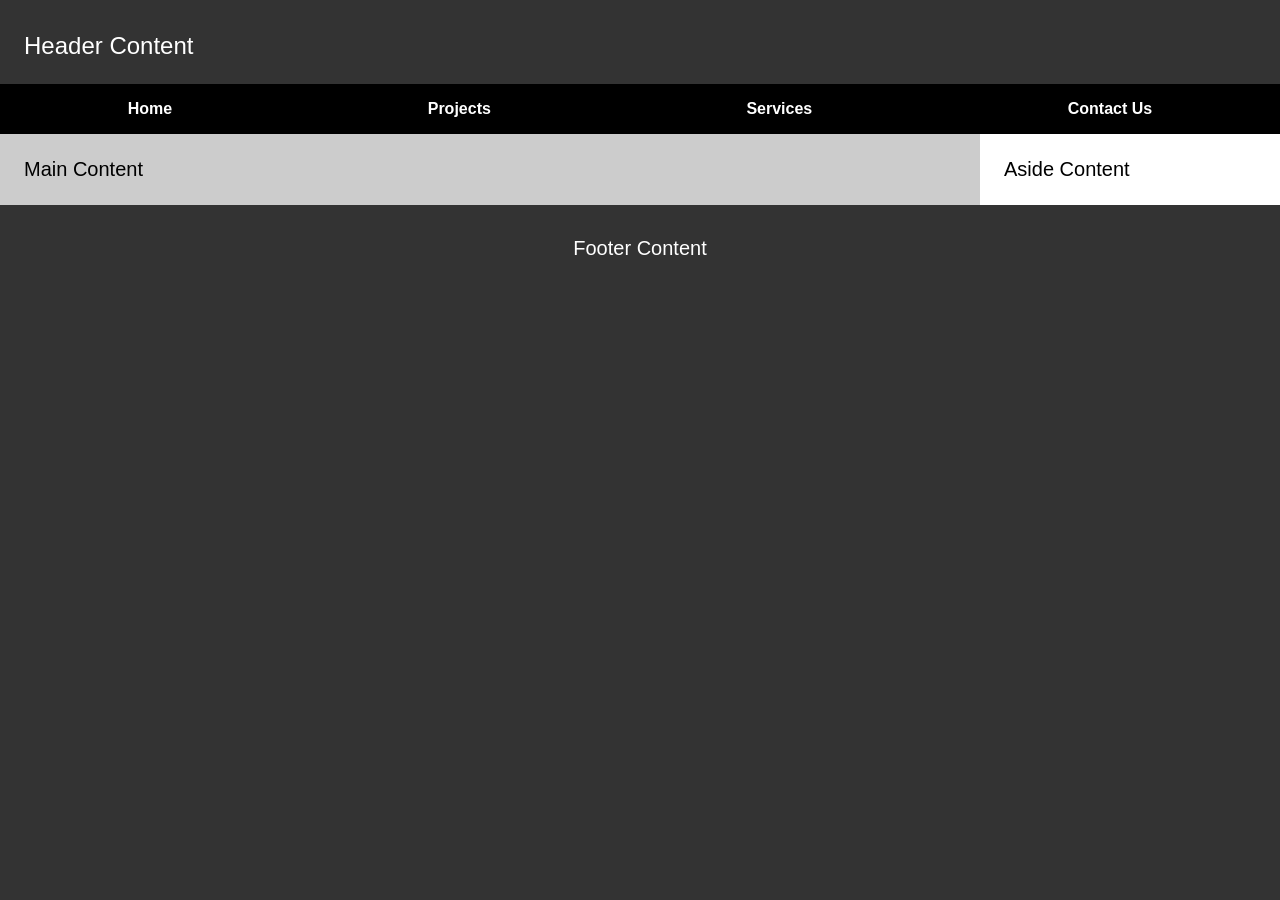
<file: week01/basic-layout.html>
<!DOCTYPE html>
<html lang="en">
<head>
    <meta charset="UTF-8">
    <meta name="viewport" content="width=device-width, initial-scale=1.0">
    <title>Mukasa Precious | WDD 131</title>
    <meta name="description" content="W01 Learning Activity: HTML and CSS Review Layout">
    <link rel="stylesheet" href="styles/layout.css">
</head>
<body>
    <header>
        <p class="header-text">Header Content</p>
        <nav>
            <a href="#">Home</a>
            <a href="#">Projects</a>
            <a href="#">Services</a>
            <a href="#">Contact Us</a>
        </nav>
    </header>

    <main>
        <p>Main Content</p>
    </main>

    <aside>
        <p>Aside Content</p>
    </aside>

    <footer>
        <p>Footer Content</p>
    </footer>
</body>
</html>
</file>
<file: styles/base.css>
:root {
    --primary-color: #0b3c5d;
    --secondary-color: #328cc1;
    --accent-color: #d9b310;
    --text-color: #1d2731;
    --bg-color: #f4f6f8;
    --card-bg: #ffffff;
    --font-family: 'Roboto', sans-serif;
}

* {
    box-sizing: border-box;
    margin: 0;
    padding: 0;
}

body {
    font-family: var(--font-family);
    background-color: var(--bg-color);
    color: var(--text-color);
    line-height: 1.6;
}

header {
    background-color: var(--primary-color);
    color: #fff;
    padding: 1rem 0;
    text-align: center;
}

header span#course-title {
    display: block;
    font-size: 1.5rem;
    font-weight: 700;
    margin-bottom: 0.75rem;
}

nav {
    display: flex;
    justify-content: center;
    background-color: var(--secondary-color);
}

nav a {
    color: #fff;
    text-decoration: none;
    padding: 0.75rem 1.5rem;
    font-weight: 500;
    transition: background-color 0.3s ease;
}

nav a:hover {
    background-color: var(--accent-color);
    color: var(--text-color);
}

main {
    max-width: 1000px;
    margin: 2rem auto;
    padding: 0 1rem;
}

main h1 {
    text-align: center;
    margin-bottom: 2rem;
    color: var(--primary-color);
    font-size: 2.25rem;
}

.card {
    background-color: var(--card-bg);
    border: 1px solid #cbd5e1;
    border-radius: 8px;
    box-shadow: 0 4px 6px rgba(0, 0, 0, 0.05);
    overflow: hidden;
    margin-bottom: 2rem;
}

.card h2 {
    background-color: var(--primary-color);
    color: #fff;
    padding: 0.75rem 1.0rem;
    font-size: 1.25rem;
    text-align: center;
}

.card-content, .sub-content {
    display: flex;
    gap: 1rem;
    padding: 1rem;
    align-items: center;
}

.card-content img, .sub-content img {
    width: 150px;
    height: auto;
    border-radius: 4px;
    object-fit: cover;
}

.sub-section {
    border-top: 1px solid #e2e8f0;
    margin-top: 1rem;
    padding-top: 1rem;
}

.sub-section h3 {
    text-align: center;
    font-size: 1.1rem;
    margin-bottom: 0.5rem;
    color: var(--secondary-color);
}

.card ul {
    list-style-type: disc;
    padding: 1.5rem 2rem;
}

.card ul li {
    margin-bottom: 0.5rem;
}

.card ul li a {
    color: var(--secondary-color);
    text-decoration: none;
}

.card ul li a:hover {
    text-decoration: underline;
}

@media (min-width: 768px) {
    main {
        display: grid;
        grid-template-columns: 2fr 1fr;
        gap: 2rem;
    }

    main h1 {
        grid-column: 1 / -1;
    }
}

footer {
    background-color: var(--primary-color);
    color: #fff;
    text-align: center;
    padding: 1.5rem 1rem;
    margin-top: 2rem;
    font-size: 0.95rem;
}

footer p {
    margin-bottom: 0.5rem;
}

#lastModified {
    color: var(--accent-color);
}
</file>
<file: styles/form.css>
:root {
  --primary-color: #3b0a2a;
  --primary-hover: #5a1240;
  --bg-color: #d8d3d9;
  --form-bg: #e6e1e8;
  --text-color: #1a1a1a;
  --border-color: #b5b0b8;
}

* {
  box-sizing: border-box;
  margin: 0;
  padding: 0;
}

body {
  font-family: Arial, sans-serif;
  background-color: var(--bg-color);
  color: var(--text-color);
  display: flex;
  flex-direction: column;
  min-height: 100vh;
}

header {
  background-color: var(--primary-color);
  color: #ffffff;
  text-align: center;
  padding: 1rem 0;
}

main {
  flex: 1;
  width: 100%;
  max-width: 600px;
  margin: 1.5rem auto;
  padding: 1.5rem;
  background-color: var(--form-bg);
  border-radius: 6px;
  box-shadow: 0 4px 8px rgba(0, 0, 0, 0.1);
}

form {
  display: flex;
  flex-direction: column;
  gap: 1.2rem;
}

label {
  font-weight: bold;
  display: block;
  margin-bottom: 0.3rem;
}

label span {
  font-weight: normal;
  color: #555555;
}

input[type="text"],
input[type="date"],
select,
textarea {
  width: 100%;
  padding: 0.6rem;
  font-size: 1rem;
  border: 1px solid var(--border-color);
  border-radius: 4px;
  background-color: #ffffff;
}

fieldset {
  border: none;
  padding: 0;
  margin: 0;
}

legend {
  font-weight: bold;
  margin-bottom: 0.5rem;
}

legend em {
  font-weight: normal;
  font-style: italic;
  font-size: 0.9rem;
}

/* Star Rating Styling */
.rating-group {
  display: flex;
  justify-content: space-between;
  align-items: flex-end;
  max-width: 400px;
}

.rating-group input[type="radio"] {
  display: none;
}

.rating-group label {
  text-align: center;
  cursor: pointer;
  font-size: 0.85rem;
  font-weight: normal;
}

.rating-group label::before {
  content: '';
  display: block;
  width: 24px;
  height: 24px;
  margin: 0.2rem auto;
  border: 2px solid var(--primary-color);
  border-radius: 50%;
  background-color: #ffffff;
}

.rating-group input[type="radio"]:checked + label::before {
  background-color: var(--primary-color);
  box-shadow: inset 0 0 0 3px #ffffff;
}

/* Checkboxes */
.checkbox-option {
  display: flex;
  align-items: center;
  gap: 0.5rem;
  margin-bottom: 0.4rem;
}

.checkbox-option label {
  font-weight: normal;
  margin-bottom: 0;
}

/* Submit & Buttons */
.submit-btn,
.back-btn {
  background-color: var(--form-bg);
  color: #000000;
  font-size: 1.2rem;
  font-weight: bold;
  padding: 0.75rem;
  border: 1px solid #777777;
  border-radius: 6px;
  cursor: pointer;
  text-align: center;
  text-decoration: none;
  margin-top: 0.5rem;
}

.submit-btn:hover,
.back-btn:hover {
  background-color: #d0c8d3;
}

/* Confirmation Page */
.confirmation-main {
  text-align: center;
  display: flex;
  justify-content: center;
  align-items: center;
}

.confirmation-card {
  display: flex;
  flex-direction: column;
  gap: 1.5rem;
}

.counter-box {
  background-color: #ffffff;
  padding: 1rem;
  border-radius: 6px;
  border: 1px solid var(--border-color);
}

#reviewCount {
  font-size: 2.5rem;
  font-weight: bold;
  color: var(--primary-color);
}

footer {
  background-color: var(--primary-color);
  color: #ffffff;
  text-align: center;
  padding: 1rem;
  font-size: 0.9rem;
  line-height: 1.5;
}

/* Media Query for Responsiveness Audit */
@media screen and (max-width: 768px) {
  main {
    margin: 1rem;
    padding: 1rem;
  }
}
</file>
<file: styles/place.css>
/* Global CSS Variables (Inspired by the Flag of Uganda: Yellow, Red, Black) */
:root {
    --primary-color: #000000;      /* Black */
    --secondary-color: #fcdc04;    /* Yellow */
    --accent-color: #d90000;       /* Red */
    --background-color: #f7f7f7;   /* Light gray */
    --card-bg: #ffffff;
    --text-color: #222222;
    --font-family: 'Segoe UI', Tahoma, Geneva, Verdana, sans-serif;
}

/* Reset & Base Styling */
* {
    box-sizing: border-box;
    margin: 0;
    padding: 0;
}

body {
    font-family: var(--font-family);
    background-color: var(--background-color);
    color: var(--text-color);
    line-height: 1.6;
    display: flex;
    flex-direction: column;
    min-height: 100vh;
}

/* Header */
header {
    background-color: var(--primary-color);
    color: var(--secondary-color);
    text-align: center;
    padding: 1.5rem 1rem;
    border-bottom: 5px solid var(--accent-color);
}

header h1 {
    font-size: 2.2rem;
    letter-spacing: 1px;
}

/* Layout / Grid Setup (Mobile First) */
main {
    display: grid;
    grid-template-columns: 1fr;
    gap: 1.5rem;
    padding: 1.5rem;
    max-width: 1200px;
    margin: 0 auto;
    width: 100%;
    flex: 1;
}

/* Hero Section */
.hero {
    width: 100%;
}

.hero picture, .hero img {
    width: 100%;
    height: auto;
    display: block;
    border-radius: 8px;
    box-shadow: 0 4px 8px rgba(0, 0, 0, 0.1);
}

/* Cards (Data & Weather) */
.card {
    background-color: var(--card-bg);
    padding: 1.5rem;
    border-radius: 8px;
    border-left: 6px solid var(--accent-color);
    box-shadow: 0 4px 6px rgba(0, 0, 0, 0.05);
}

.card h2 {
    color: var(--primary-color);
    margin-bottom: 1rem;
    border-bottom: 2px solid var(--secondary-color);
    padding-bottom: 0.3rem;
}

.card ul {
    list-style-type: none;
}

.card li {
    margin-bottom: 0.6rem;
    font-size: 1rem;
}

.card li span {
    font-weight: bold;
}

/* Mobile Weather Icon */
.weather-icon-mobile {
    display: block;
    margin: 0 auto 1rem auto;
}

/* Footer */
footer {
    background-color: var(--primary-color);
    color: #ffffff;
    text-align: center;
    padding: 1.2rem;
    margin-top: auto;
    border-top: 5px solid var(--secondary-color);
    font-size: 0.9rem;
}

footer p {
    margin: 0.3rem 0;
}

#lastModified {
    color: var(--secondary-color);
    font-style: italic;
}

/* ===================================================
   Wider View Layout (Desktop / Tablet Media Query)
   =================================================== */
@media (min-width: 768px) {
    main {
        grid-template-columns: 1fr 1fr;
        grid-template-rows: auto auto;
    }

    .hero {
        grid-column: 1 / -1;
    }

    .data-card {
        grid-column: 1 / 2;
    }

    .weather-card {
        grid-column: 2 / 3;
    }

    /* Hide Mobile SVG Icon in Wider View */
    .weather-icon-mobile {
        display: none;
    }

    /* Requirement: Pseudo-element for Weather Emoji Icon in Wider View */
    .weather-card h2::after {
        content: " ⛅";
        font-size: 1.4rem;
        vertical-align: middle;
    }
}
</file>
<file: styles/temples.css>
:root {
  --primary-color: #4a0e4e;
  --secondary-color: #2b062d;
  --text-light: #ffffff;
  --text-dark: #333333;
  --bg-color: #ffffff;
  --accent-hover: #ffffff;
  --hover-text: #4a0e4e;
}

* {
  box-sizing: border-box;
  margin: 0;
  padding: 0;
}

body {
  font-family: 'Roboto', sans-serif;
  color: var(--text-dark);
  background-color: var(--bg-color);
  line-height: 1.5;
}

/* Header & Hamburger */
header {
  background-color: var(--primary-color);
  color: var(--text-light);
  display: flex;
  justify-content: space-between;
  align-items: center;
  padding: 1rem 1.5rem;
  position: relative;
}

header span {
  font-size: 1.8rem;
  font-weight: 700;
}

#menu {
  background: none;
  border: none;
  color: var(--text-light);
  font-size: 2rem;
  cursor: pointer;
  padding: 0.2rem 0.5rem;
}

#menu::before {
  content: "☰";
}

#menu.open::before {
  content: "❌";
  font-size: 1.5rem;
}

/* Navigation - Mobile Off-Canvas / Toggle */
nav.navigation {
  display: none;
  flex-direction: column;
  width: 100%;
  position: absolute;
  top: 100%;
  left: 0;
  background-color: var(--primary-color);
  z-index: 10;
}

nav.navigation.open {
  display: flex;
}

nav.navigation a {
  color: var(--text-light);
  text-decoration: none;
  padding: 1rem;
  text-align: center;
  font-size: 1.1rem;
  transition: background-color 0.3s, color 0.3s;
}

nav.navigation a:hover {
  background-color: var(--accent-hover);
  color: var(--hover-text);
}

/* Main Content */
main {
  max-width: 960px;
  margin: 0 auto;
  padding: 1.5rem 1rem;
}

h1 {
  text-align: center;
  margin-bottom: 1.5rem;
  font-weight: 400;
}

/* CSS Grid - Single Column Mobile Layout */
.grid-container {
  display: grid;
  grid-template-columns: 1fr;
  gap: 1.5rem;
}

figure {
  margin: 0;
  text-align: center;
}

figure img {
  width: 100%;
  height: auto;
  display: block;
  box-shadow: 0 4px 8px rgba(0, 0, 0, 0.15);
}

figcaption {
  margin-top: 0.5rem;
  font-size: 0.95rem;
}

/* Footer */
footer {
  background-color: var(--primary-color);
  color: var(--text-light);
  text-align: center;
  padding: 1rem;
  margin-top: 2rem;
  font-size: 0.9rem;
}

footer p {
  margin: 0.2rem 0;
}
</file>
<file: styles/temples-large.css>
@media (min-width: 640px) {
  /* Hide the hamburger button on wide screens */
  #menu {
    display: none;
  }

  /* Reset header navigation horizontal flex layout */
  header {
    padding: 1rem 2rem;
  }

  nav.navigation {
    display: flex !important;
    position: static;
    flex-direction: row;
    width: auto;
    background-color: transparent;
  }

  nav.navigation a {
    padding: 0.5rem 1rem;
    border-radius: 4px;
  }

  /* CSS Grid - 3 Column Desktop Layout */
  .grid-container {
    grid-template-columns: repeat(3, 1fr);
    gap: 1.5rem;
  }
}
</file>
<file: project/styles/project.css>
/* Candela Aviation Training Centre - Project Stylesheet */

:root {
    --primary-color: #0b2545;
    --secondary-color: #134074;
    --accent-color: #c59b27;
    --background-color: #f4f4f0;
    --card-bg: #ffffff;
    --text-color: #1d2d44;
    --white: #ffffff;
    --transition: all 0.3s ease;
}

* {
    box-sizing: border-box;
    margin: 0;
    padding: 0;
}

body {
    font-family: 'Roboto', sans-serif;
    background-color: var(--background-color);
    color: var(--text-color);
    line-height: 1.6;
    display: flex;
    flex-direction: column;
    min-height: 100vh;
}

/* Header & Navigation */
header {
    background-color: var(--primary-color);
    color: var(--white);
    padding: 0.75rem 1rem;
    position: sticky;
    top: 0;
    z-index: 1000;
    box-shadow: 0 2px 5px rgba(0,0,0,0.2);
}

.nav-container {
    max-width: 1200px;
    margin: 0 auto;
    display: flex;
    justify-content: space-between;
    align-items: center;
}

/* Official Logo Styling */
.logo-link {
    color: var(--primary-color);
    display: flex;
    align-items: center;
    gap: 0.75rem;
    text-decoration: none;
}

.site-logo {
    height: 100px;/*increased from 70px to make it prominent*/
    width: auto;
    object-fit: contain;
}

.logo-text {
    font-family: 'Montserrat', sans-serif;
    font-size: 1.15rem;
    font-weight: 700;
    color: var(--white);
}

.logo-text span {
    color: var(--accent-color);
}

nav ul {
    list-style: none;
    display: flex;
    gap: 1.5rem;
}

nav a {
    color: var(--white);
    text-decoration: none;
    font-weight: 500;
    transition: var(--transition);
}

nav a:hover, nav a.active {
    color: var(--accent-color);
}

/* Main Content Area */
main {
    max-width: 1200px;
    width: 100%;
    margin: 2rem auto;
    padding: 0 1.5rem;
    flex: 1;
}

/* Hero Section */
.hero {
    background: linear-gradient(rgba(11, 37, 69, 0.8), rgba(19, 64, 116, 0.8)), url('../images/hero-opt.webp') center/cover no-repeat;
    color: var(--white);
    text-align: center;
    padding: 4rem 1rem;
    border-radius: 8px;
    margin-bottom: 2rem;
}

.hero h1 {
    font-family: 'Montserrat', sans-serif;
    font-size: 2.2rem;
    margin-bottom: 1rem;
}

.hero p {
    font-size: 1.1rem;
    max-width: 700px;
    margin: 0 auto 1.5rem auto;
}

.cta-btn {
    display: inline-block;
    background-color: var(--accent-color);
    color: var(--primary-color);
    padding: 0.75rem 1.5rem;
    font-weight: 700;
    border-radius: 4px;
    text-decoration: none;
    transition: var(--transition);
}

.cta-btn:hover {
    background-color: #d4a72d;
    transform: translateY(-2px);
}

/* Section Styling */
section {
    background-color: var(--card-bg);
    padding: 2rem;
    margin-bottom: 2rem;
    border-radius: 8px;
    box-shadow: 0 4px 6px rgba(0,0,0,0.05);
}

h2 {
    font-family: 'Montserrat', sans-serif;
    color: var(--primary-color);
    margin-bottom: 1.5rem;
    border-bottom: 3px solid var(--accent-color);
    padding-bottom: 0.5rem;
}

/* Grid Layouts for Courses / Cards */
.grid-container {
    display: grid;
    grid-template-columns: 1fr;
    gap: 1.5rem;
}

.card {
    background: var(--background-color);
    border-left: 5px solid var(--secondary-color);
    padding: 1.5rem;
    border-radius: 6px;
    box-shadow: 0 2px 4px rgba(0,0,0,0.03);
}

.card h3 {
    color: var(--primary-color);
    margin-bottom: 0.5rem;
}

/* Filter Buttons */
.filter-buttons {
    display: flex;
    gap: 0.75rem;
    margin-bottom: 1.5rem;
    flex-wrap: wrap;
}

.filter-btn {
    background-color: var(--secondary-color);
    color: var(--white);
    border: none;
    padding: 0.5rem 1rem;
    border-radius: 4px;
    cursor: pointer;
    font-weight: 500;
    transition: var(--transition);
}

.filter-btn:hover, .filter-btn.active {
    background-color: var(--accent-color);
    color: var(--primary-color);
}

/* Form Styles */
form {
    display: flex;
    flex-direction: column;
    gap: 1.25rem;
}

.form-group {
    display: flex;
    flex-direction: column;
    gap: 0.5rem;
}

label {
    font-weight: 600;
    color: var(--primary-color);
}

input, select, textarea {
    padding: 0.75rem;
    border: 1px solid #ccc;
    border-radius: 4px;
    font-size: 1rem;
    font-family: 'Roboto', sans-serif;
}

input:focus, select:focus, textarea:focus {
    outline: none;
    border-color: var(--secondary-color);
    box-shadow: 0 0 5px rgba(19, 64, 116, 0.3);
}

button[type="submit"] {
    background-color: var(--primary-color);
    color: var(--white);
    border: none;
    padding: 0.75rem;
    font-size: 1rem;
    font-weight: 700;
    border-radius: 4px;
    cursor: pointer;
    transition: var(--transition);
}

button[type="submit"]:hover {
    background-color: var(--secondary-color);
}

/* Footer */
footer {
    background-color: var(--primary-color);
    color: var(--white);
    text-align: center;
    padding: 2rem 1rem;
    margin-top: auto;
}

footer a {
    color: var(--accent-color);
    text-decoration: none;
}

footer a:hover {
    text-decoration: underline;
}

/* Responsive Media Queries */
@media (min-width: 768px) {
    .grid-container {
        grid-template-columns: repeat(2, 1fr);
    }
}

@media (min-width: 1024px) {
    .grid-container {
        grid-template-columns: repeat(3, 1fr);
    }
}
</file>
<file: project/styles/siteplan.css>
/* styles/siteplan.css */

:root {
    --primary-color: #0b2545; /* Deep Navy Blue */
    --secondary-color: #134074; /* Slate Blue */
    --accent-color: #c59b27; /* Aviation Gold/Yellow */
    --background-color: #eeeee4; /* Soft Light Gray */
    --text-color: #1d2d44; /* Dark Charcoal Text */
    --white: #ffffff;
}

body {
    font-family: 'Roboto', sans-serif;
    background-color: var(--background-color);
    color: var(--text-color);
    margin: 0;
    padding: 0;
    line-height: 1.6;
}

header {
    background-color: var(--primary-color);
    color: var(--white);
    text-align: center;
    padding: 2rem 1rem;
}

header h1 {
    font-family: 'Montserrat', sans-serif;
    margin: 0;
    font-size: 2.2rem;
    color: var(--white);
}

header p {
    color: var(--accent-color);
    font-weight: bold;
    letter-spacing: 1px;
    text-transform: uppercase;
}

main {
    max-width: 1000px;
    margin: 2rem auto;
    padding: 0 1.5rem;
}

section {
    background: var(--white);
    padding: 2rem;
    margin-bottom: 2rem;
    border-radius: 8px;
    box-shadow: 0 4px 6px rgba(0,0,0,0.05);
}

h2 {
    font-family: 'Montserrat', sans-serif;
    color: var(--primary-color);
    border-bottom: 3px solid var(--accent-color);
    padding-bottom: 0.5rem;
    margin-top: 0;
}

h3 {
    color: var(--secondary-color);
}

.color-palette {
    display: flex;
    gap: 1rem;
    flex-wrap: wrap;
    margin-top: 1rem;
}

.color-box {
    flex: 1;
    min-width: 150px;
    padding: 1.5rem;
    text-align: center;
    color: var(--white);
    font-weight: bold;
    border-radius: 4px;
}

.box-primary { background-color: var(--primary-color); }
.box-secondary { background-color: var(--secondary-color); }
.box-accent { background-color: var(--accent-color); color: var(--text-color); }
.box-bg { background-color: var(--background-color); color: var(--text-color); border: 1px solid #ccc; }

.wireframe-grid {
    display: grid;
    grid-template-columns: 1fr;
    gap: 2rem;
}

@media (min-width: 768px) {
    .wireframe-grid {
        grid-template-columns: 1fr 1fr;
    }
}

.wireframe-box {
    border: 2px dashed var(--secondary-color);
    padding: 1rem;
    background: #f9f9f9;
    border-radius: 6px;
}

footer {
    text-align: center;
    padding: 1.5rem;
    background-color: var(--primary-color);
    color: var(--white);
    margin-top: 2rem;
}
</file>
<file: week01/styles/layout.css>
/* Reset and universal setup */
* {
    box-sizing: border-box;
    margin: 0;
    padding: 0;
}

body {
    font-family: Arial, sans-serif;
    min-height: 100vh;
    /* CSS Grid on the body element as requested in activity instructions */
    display: grid;
    grid-template-columns: 1fr 300px; /* Main content takes remaining space, Aside takes fixed/proportional width */
    grid-template-rows: auto auto 1fr auto;
}

/* 1. Header (Spans both columns) */
header {
    grid-column: 1 / -1;
    background-color: #333333;
    color: #ffffff;
    padding: 2rem 1.5rem 0 1.5rem;
}

.header-text {
    font-size: 1.5rem;
    margin-bottom: 1.5rem;
}

/* 2. Navigation Menu (Flexbox inside Header) */
nav {
    display: flex;
    justify-content: space-around;
    align-items: center;
    background-color: #000000;
    padding: 1rem 0;
    margin-left: -1.5rem;
    margin-right: -1.5rem;
}

nav a {
    color: #ffffff;
    text-decoration: none;
    font-weight: bold;
    font-size: 1rem;
}

nav a:hover {
    text-decoration: underline;
}

/* 3. Main Content Area */
main {
    grid-column: 1 / 2;
    background-color: #cccccc;
    color: #000000;
    padding: 1.5rem;
    font-size: 1.25rem;
}

/* 4. Aside Area */
aside {
    grid-column: 2 / 3;
    background-color: #ffffff;
    color: #000000;
    padding: 1.5rem;
    font-size: 1.25rem;
}

/* 5. Footer (Spans both columns) */
footer {
    grid-column: 1 / -1;
    background-color: #333333;
    color: #ffffff;
    text-align: center;
    padding: 2rem 1rem;
    font-size: 1.25rem;
}
</file>
